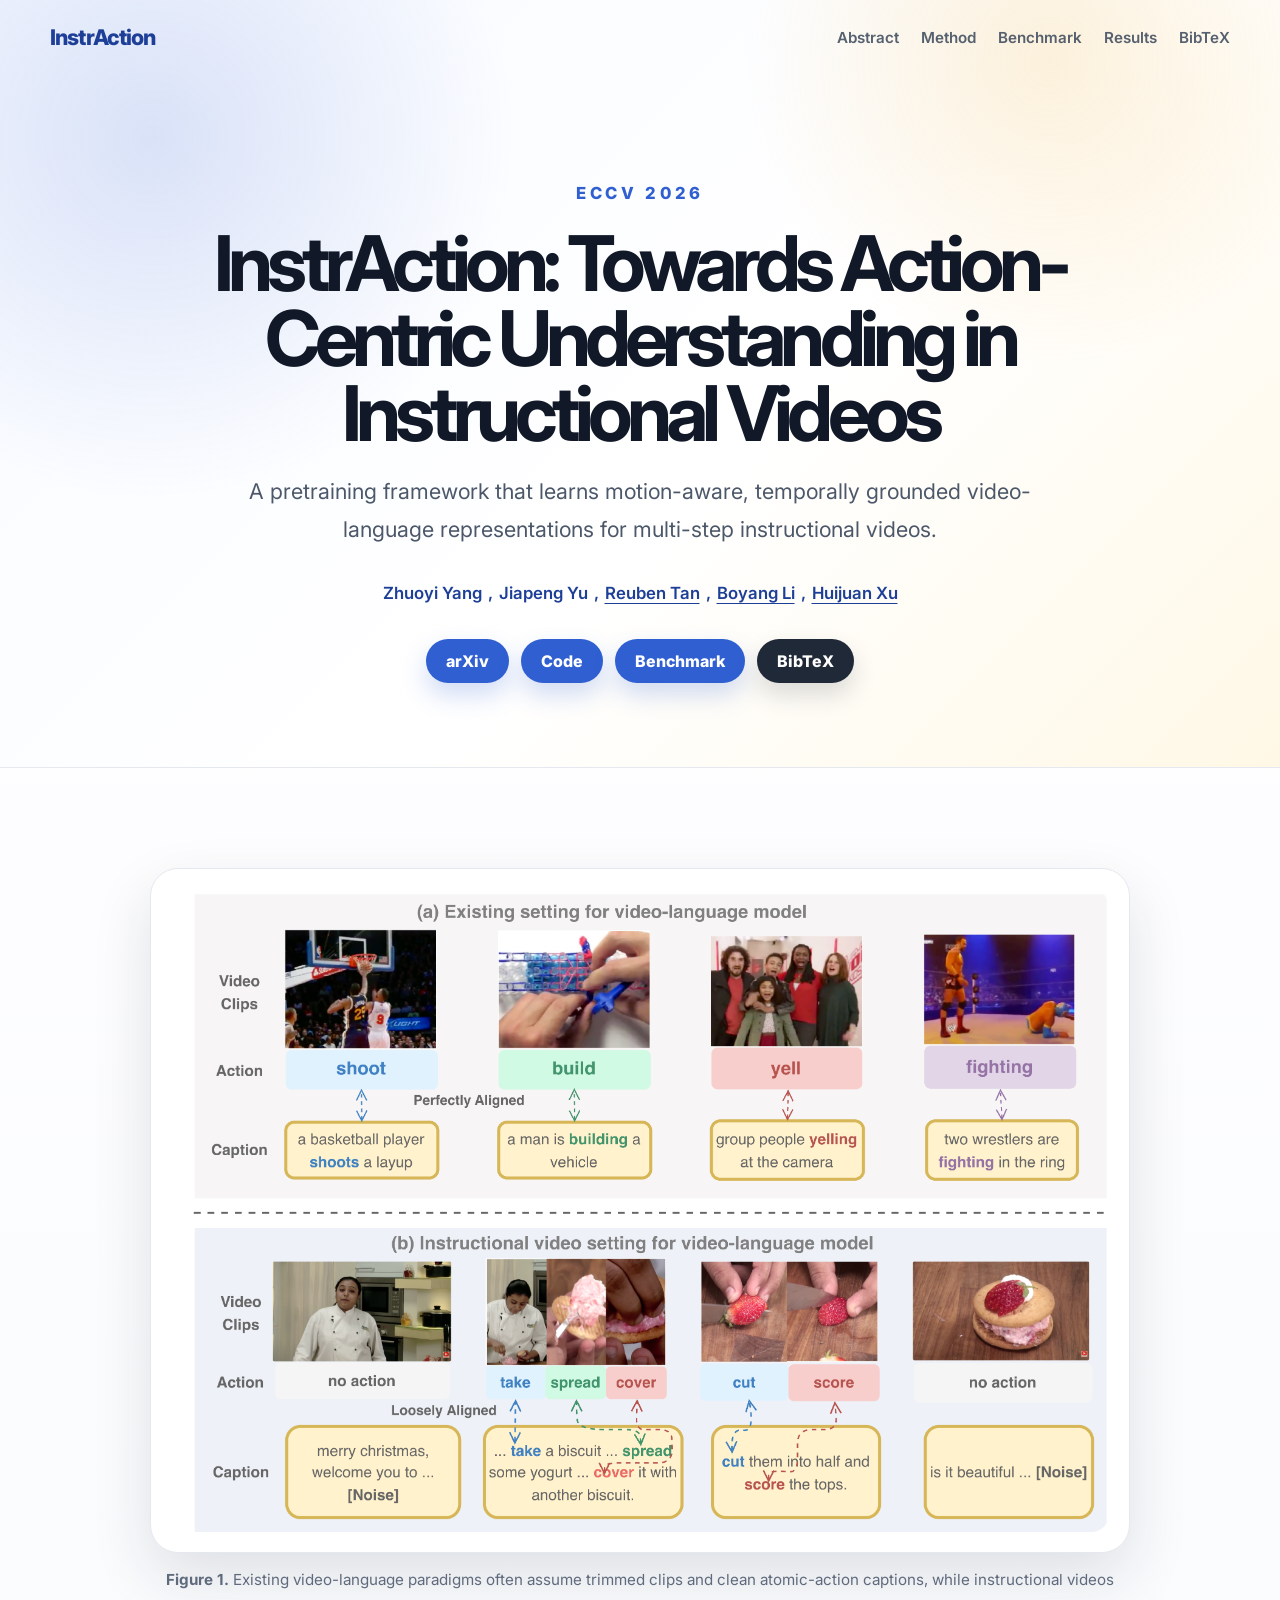
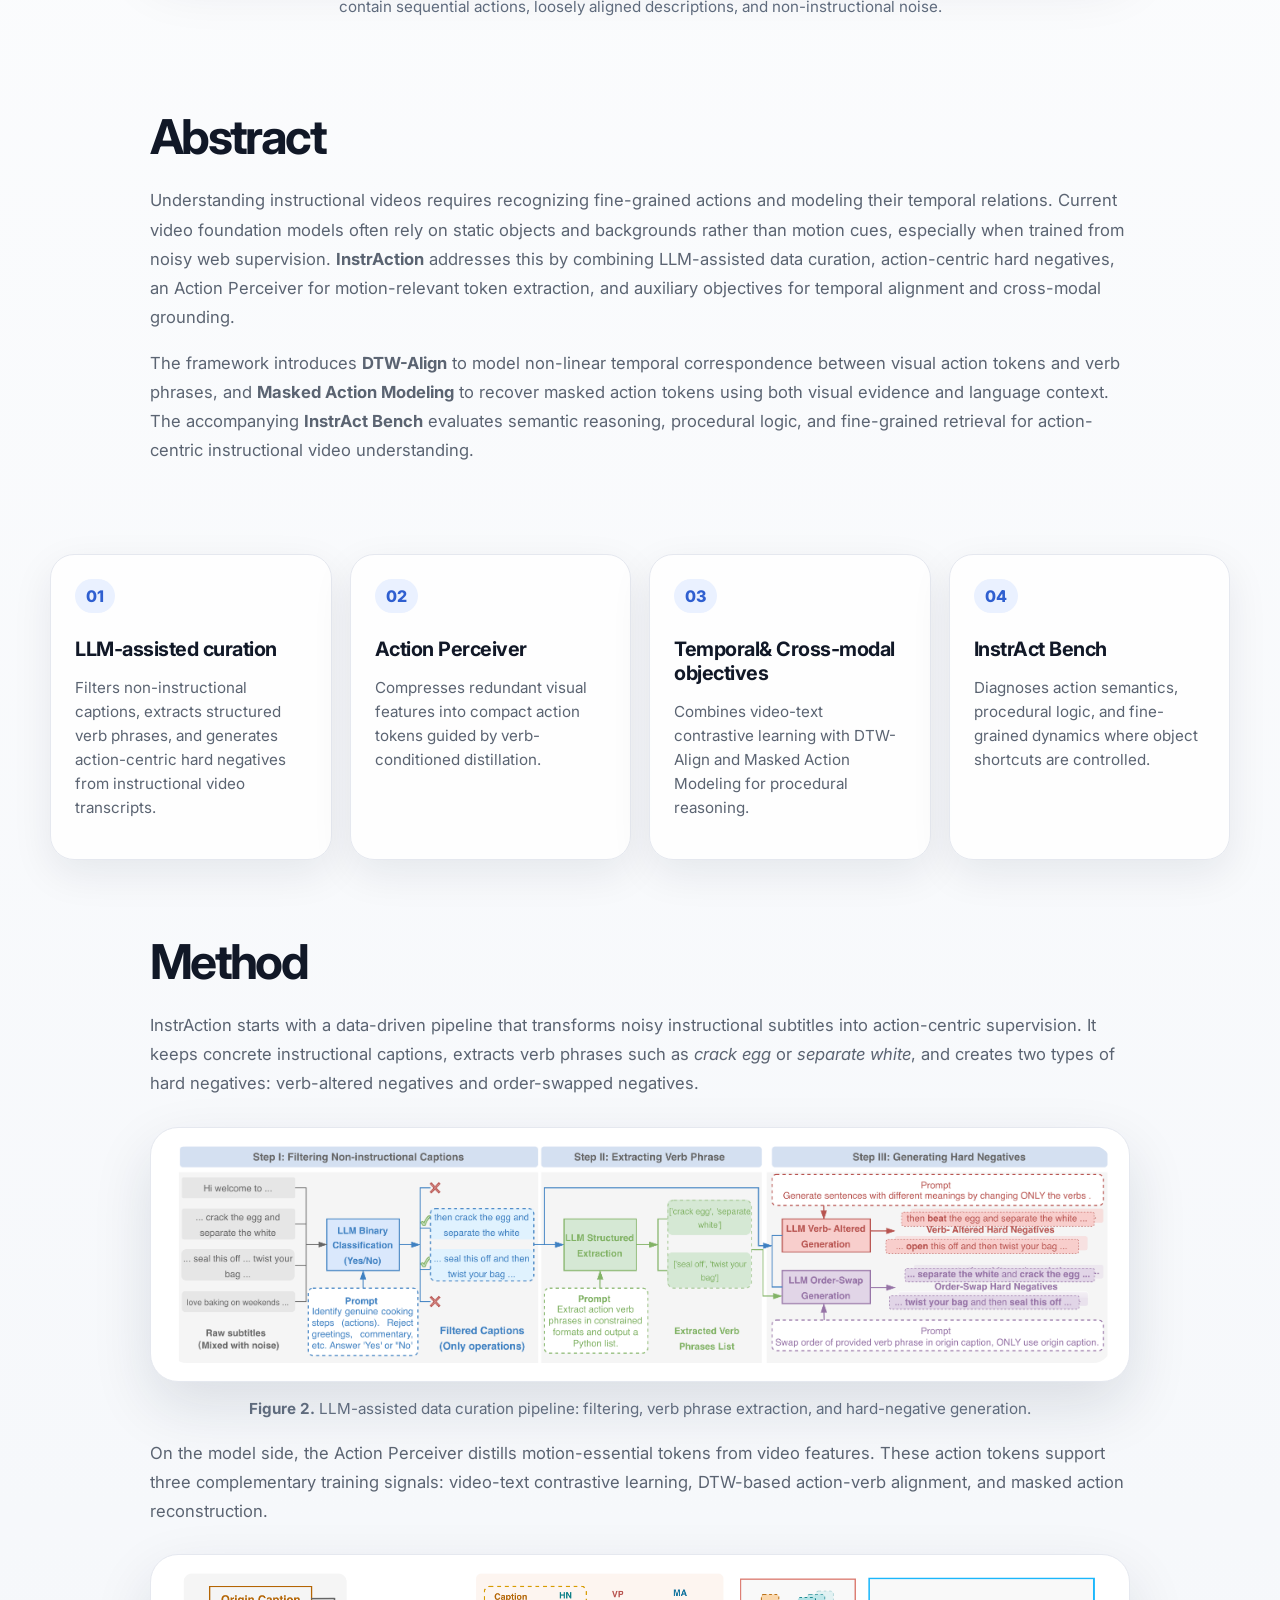
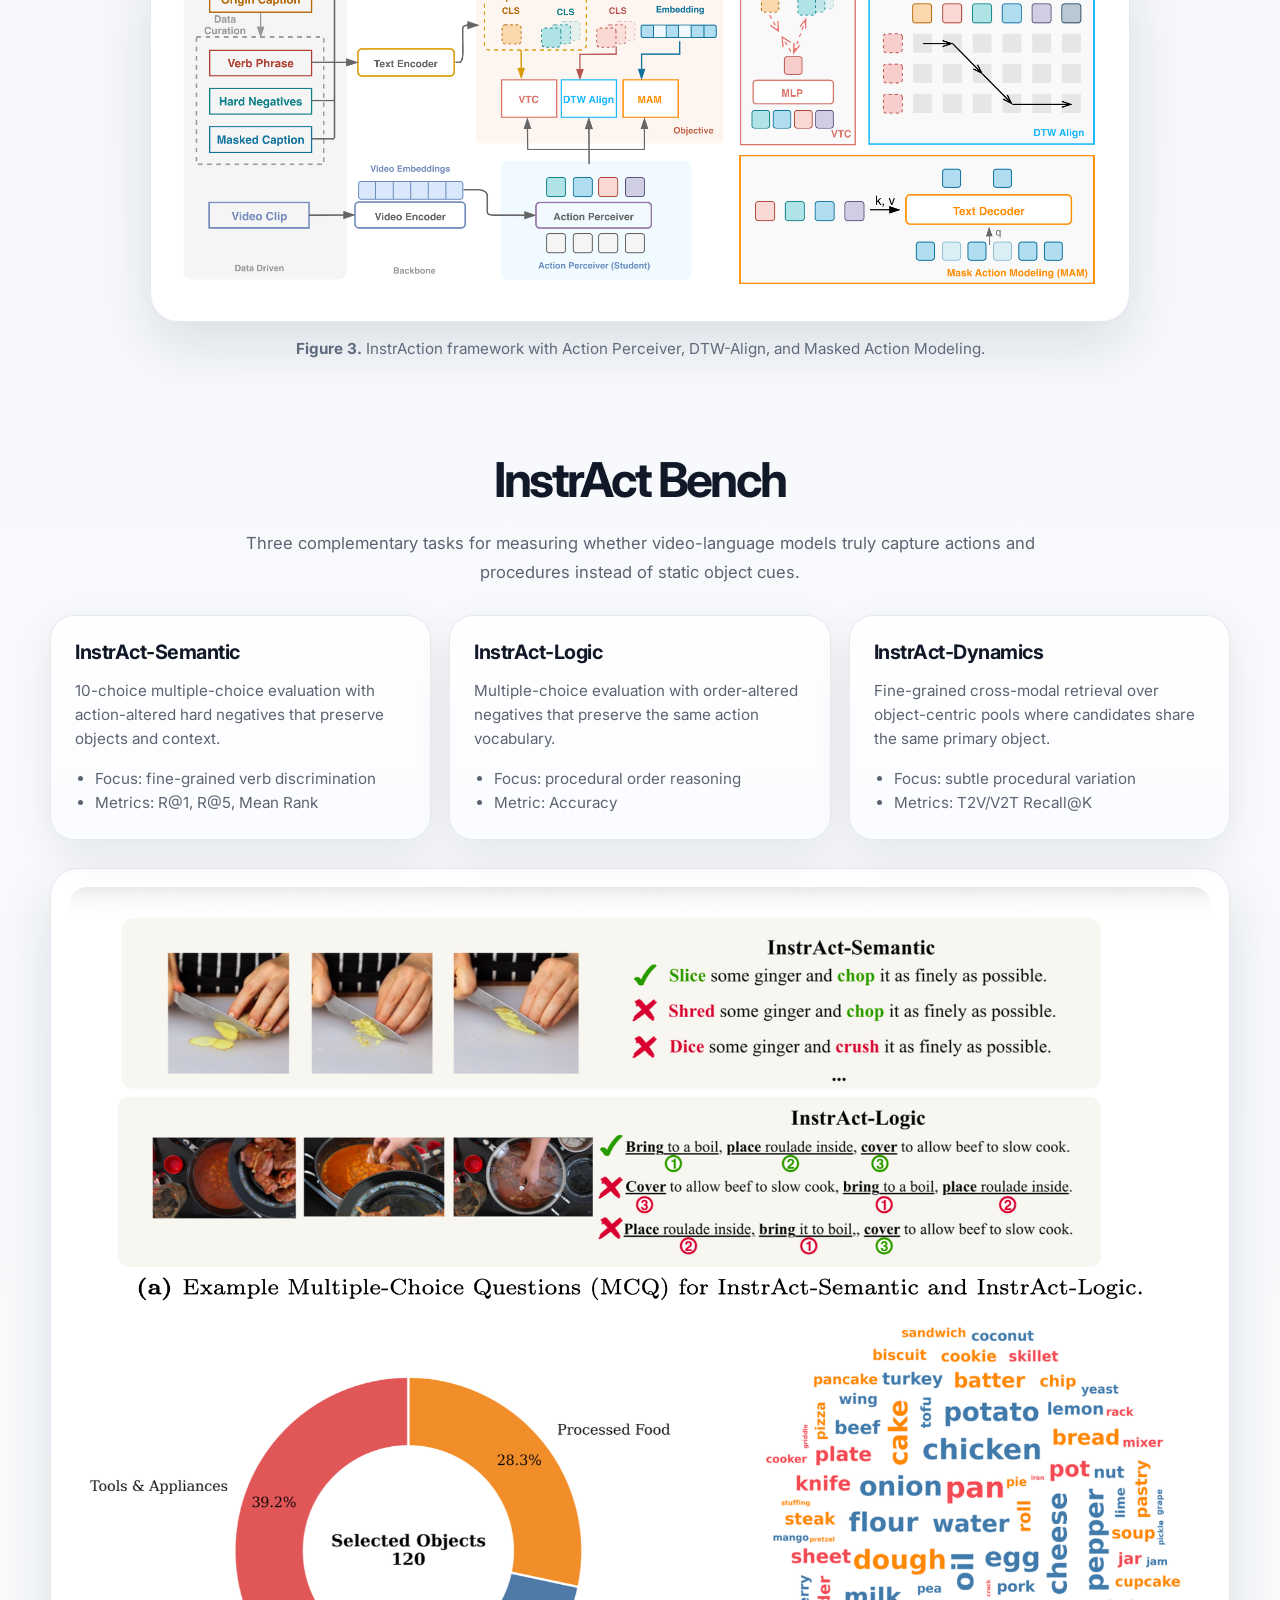
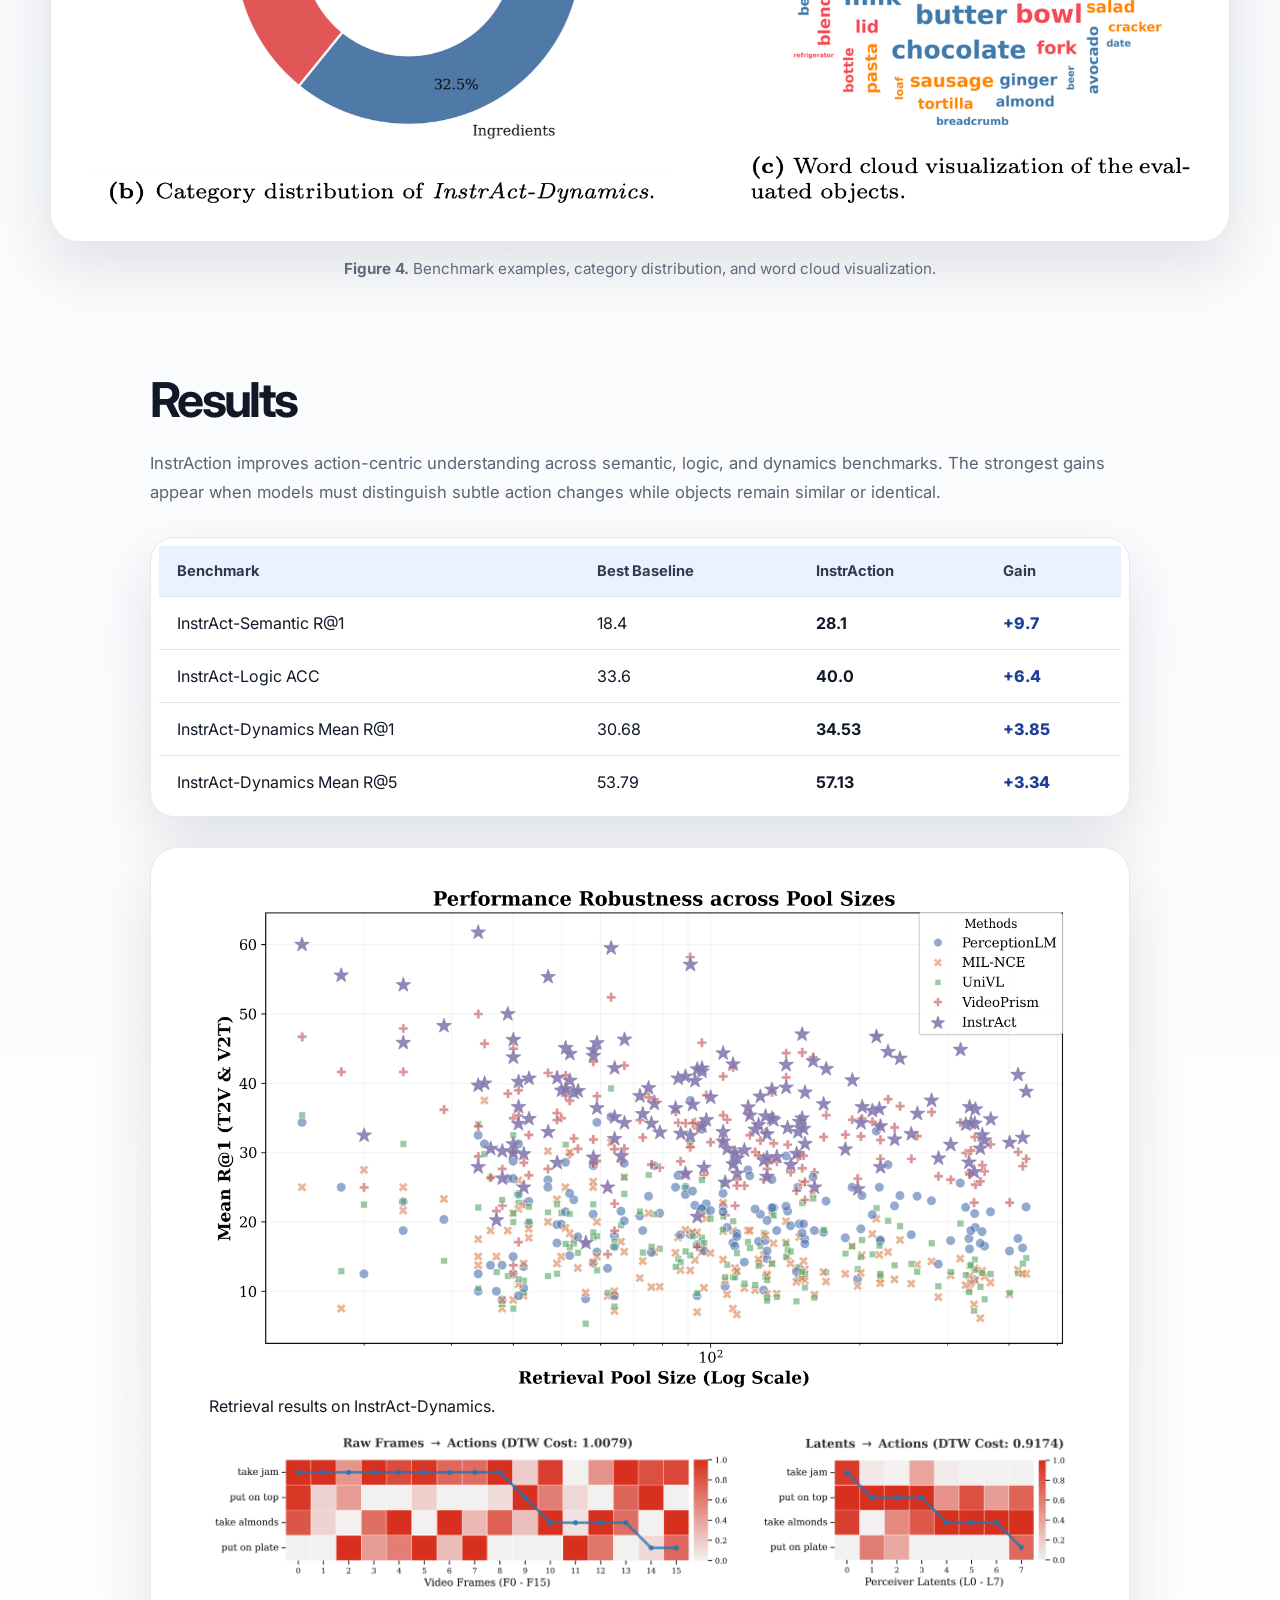
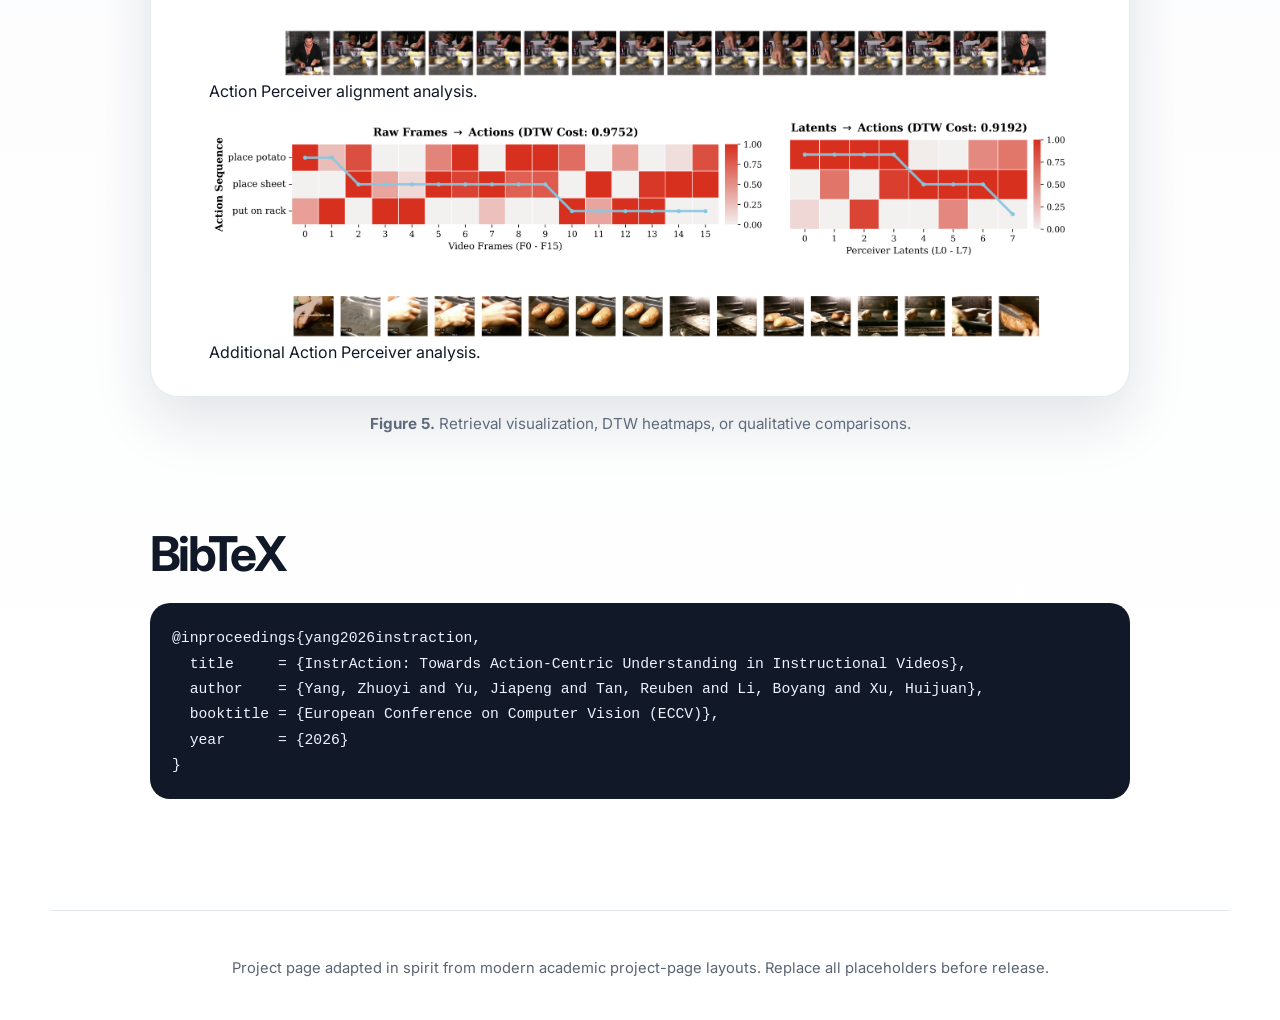
<file: index.html>
<!DOCTYPE html>
<html lang="en">
<head>
  <meta charset="utf-8">
  <meta name="viewport" content="width=device-width, initial-scale=1">
  <meta name="description" content="InstrAction: Towards Action-Centric Understanding in Instructional Videos">
  <meta name="keywords" content="InstrAction, instructional videos, video-language model, action-centric pretraining, ECCV 2026">
  <title>InstrAction | Project Page</title>
  <link rel="preconnect" href="https://fonts.googleapis.com">
  <link rel="preconnect" href="https://fonts.gstatic.com" crossorigin>
  <link href="https://fonts.googleapis.com/css2?family=Inter:wght@400;500;600;700;800&family=JetBrains+Mono:wght@400;600&display=swap" rel="stylesheet">
  <link rel="stylesheet" href="assets/css/style.css">
</head>
<body>
  <header class="hero" id="top">
    <nav class="nav">
      <a class="brand" href="#top">InstrAction</a>
      <div class="nav-links">
        <a href="#abstract">Abstract</a>
        <a href="#method">Method</a>
        <a href="#benchmark">Benchmark</a>
        <a href="#results">Results</a>
        <a href="#bibtex">BibTeX</a>
      </div>
    </nav>

    <div class="hero-inner">
      <p class="venue">ECCV 2026</p>
      <h1>InstrAction: Towards Action-Centric Understanding in Instructional Videos</h1>
      <p class="subtitle">A pretraining framework that learns motion-aware, temporally grounded video-language representations for multi-step instructional videos.</p>

      <div class="authors">
        <span>Zhuoyi Yang</span>,
        <span>Jiapeng Yu</span>,
        <a href="https://rxtan2.github.io/" target="_blank" rel="noopener">Reuben Tan</a>,
        <a href="https://boyangli.org/" target="_blank" rel="noopener">Boyang Li</a>,
        <a href="https://visionlanguagelab.github.io/" target="_blank" rel="noopener">Huijuan Xu</a>
      </div>

      <div class="button-row">
        <a class="button" href="https://arxiv.org/abs/2604.08762" target="_blank" rel="noopener">arXiv</a>
        <a class="button" href="#">Code</a>
        <a class="button" href="https://drive.google.com/drive/folders/1bQzpNbi7BbhkBJBzFm4OLtwg9BdlqJSF?usp=drive_link">Benchmark</a>
        <a class="button secondary" href="#bibtex">BibTeX</a>
      </div>
    </div>
  </header>

  <main>
    <section class="teaser section-narrow">
      <div class="image-card large">
        <img src="assets/figures/introduction.png" alt="Video-language modeling paradigms.">
      </div>
      <p class="caption"><strong>Figure 1.</strong> Existing video-language paradigms often assume trimmed clips and clean atomic-action captions, while instructional videos contain sequential actions, loosely aligned descriptions, and non-instructional noise.</p>
    </section>

    <section id="abstract" class="section-narrow">
      <h2>Abstract</h2>
      <p>
        Understanding instructional videos requires recognizing fine-grained actions and modeling their temporal relations. Current video foundation models often rely on static objects and backgrounds rather than motion cues, especially when trained from noisy web supervision. <strong>InstrAction</strong> addresses this by combining LLM-assisted data curation, action-centric hard negatives, an Action Perceiver for motion-relevant token extraction, and auxiliary objectives for temporal alignment and cross-modal grounding.
      </p>
      <p>
        The framework introduces <strong>DTW-Align</strong> to model non-linear temporal correspondence between visual action tokens and verb phrases, and <strong>Masked Action Modeling</strong> to recover masked action tokens using both visual evidence and language context. The accompanying <strong>InstrAct Bench</strong> evaluates semantic reasoning, procedural logic, and fine-grained retrieval for action-centric instructional video understanding.
      </p>
    </section>

    <section class="section-wide highlights">
      <div class="highlight-card">
        <span class="number">01</span>
        <h3>LLM-assisted curation</h3>
        <p>Filters non-instructional captions, extracts structured verb phrases, and generates action-centric hard negatives from instructional video transcripts.</p>
      </div>
      <div class="highlight-card">
        <span class="number">02</span>
        <h3>Action Perceiver</h3>
        <p>Compresses redundant visual features into compact action tokens guided by verb-conditioned distillation.</p>
      </div>
      <div class="highlight-card">
        <span class="number">03</span>
        <h3>Temporal& Cross-modal objectives</h3>
        <p>Combines video-text contrastive learning with DTW-Align and Masked Action Modeling for procedural reasoning.</p>
      </div>
      <div class="highlight-card">
        <span class="number">04</span>
        <h3>InstrAct Bench</h3>
        <p>Diagnoses action semantics, procedural logic, and fine-grained dynamics where object shortcuts are controlled.</p>
      </div>
    </section>

    <section id="method" class="section-narrow">
      <h2>Method</h2>
      <p>
        InstrAction starts with a data-driven pipeline that transforms noisy instructional subtitles into action-centric supervision. It keeps concrete instructional captions, extracts verb phrases such as <em>crack egg</em> or <em>separate white</em>, and creates two types of hard negatives: verb-altered negatives and order-swapped negatives.
      </p>
      <div class="image-card">
        <img src="assets/figures/data_curation.png" alt="LLM-assisted data curation pipeline">
      </div>
      <p class="caption"><strong>Figure 2.</strong> LLM-assisted data curation pipeline: filtering, verb phrase extraction, and hard-negative generation.</p>

      <p>
        On the model side, the Action Perceiver distills motion-essential tokens from video features. These action tokens support three complementary training signals: video-text contrastive learning, DTW-based action-verb alignment, and masked action reconstruction.
      </p>
      <div class="image-card">
        <img src="assets/figures/Acm_framework.png" alt="InstrAction framework">
      </div>
      <p class="caption"><strong>Figure 3.</strong> InstrAction framework with Action Perceiver, DTW-Align, and Masked Action Modeling.</p>
    </section>

    <section id="benchmark" class="section-wide benchmark">
      <div class="section-heading">
        <h2>InstrAct Bench</h2>
        <p>Three complementary tasks for measuring whether video-language models truly capture actions and procedures instead of static object cues.</p>
      </div>
      <div class="task-grid">
        <article class="task-card">
          <h3>InstrAct-Semantic</h3>
          <p>10-choice multiple-choice evaluation with action-altered hard negatives that preserve objects and context.</p>
          <ul>
            <li>Focus: fine-grained verb discrimination</li>
            <li>Metrics: R@1, R@5, Mean Rank</li>
          </ul>
        </article>
        <article class="task-card">
          <h3>InstrAct-Logic</h3>
          <p>Multiple-choice evaluation with order-altered negatives that preserve the same action vocabulary.</p>
          <ul>
            <li>Focus: procedural order reasoning</li>
            <li>Metric: Accuracy</li>
          </ul>
        </article>
        <article class="task-card">
          <h3>InstrAct-Dynamics</h3>
          <p>Fine-grained cross-modal retrieval over object-centric pools where candidates share the same primary object.</p>
          <ul>
            <li>Focus: subtle procedural variation</li>
            <li>Metrics: T2V/V2T Recall@K</li>
          </ul>
        </article>
      </div>
      <div class="image-card">
        <img src="assets/figures/bench_visualization.png" alt="InstrAct Bench visualization">
      </div>
      <p class="caption"><strong>Figure 4.</strong> Benchmark examples, category distribution, and word cloud visualization.</p>
    </section>

    <section id="results" class="section-narrow">
      <h2>Results</h2>
      <p>
        InstrAction improves action-centric understanding across semantic, logic, and dynamics benchmarks. The strongest gains appear when models must distinguish subtle action changes while objects remain similar or identical.
      </p>
      <div class="results-table-wrap">
        <table class="results-table">
          <thead>
            <tr>
              <th>Benchmark</th>
              <th>Best Baseline</th>
              <th>InstrAction</th>
              <th>Gain</th>
            </tr>
          </thead>
          <tbody>
            <tr>
              <td>InstrAct-Semantic R@1</td>
              <td>18.4</td>
              <td><strong>28.1</strong></td>
              <td>+9.7</td>
            </tr>
            <tr>
              <td>InstrAct-Logic ACC</td>
              <td>33.6</td>
              <td><strong>40.0</strong></td>
              <td>+6.4</td>
            </tr>
            <tr>
              <td>InstrAct-Dynamics Mean R@1</td>
              <td>30.68</td>
              <td><strong>34.53</strong></td>
              <td>+3.85</td>
            </tr>
            <tr>
              <td>InstrAct-Dynamics Mean R@5</td>
              <td>53.79</td>
              <td><strong>57.13</strong></td>
              <td>+3.34</td>
            </tr>
          </tbody>
        </table>
      </div>
      <div class="image-card">
        <div class="result-gallery">
          <figure>
            <img src="assets/figures/exp_retreival.png" alt="">
            <figcaption>Retrieval results on InstrAct-Dynamics.</figcaption>
          </figure>

          <figure>
            <img src="assets/figures/perceiver_analysis_1.png" alt="">
            <figcaption>Action Perceiver alignment analysis.</figcaption>
          </figure>

          <figure>
            <img src="assets/figures/perceiver_analysis_2.png" alt="">
            <figcaption>Additional Action Perceiver analysis.</figcaption>
          </figure>
        </div>
      </div>
      <p class="caption"><strong>Figure 5.</strong> Retrieval visualization, DTW heatmaps, or qualitative comparisons.</p>
    </section>

    <section id="bibtex" class="section-narrow">
      <h2>BibTeX</h2>
      <pre class="bibtex"><code>@inproceedings{yang2026instraction,
  title     = {InstrAction: Towards Action-Centric Understanding in Instructional Videos},
  author    = {Yang, Zhuoyi and Yu, Jiapeng and Tan, Reuben and Li, Boyang and Xu, Huijuan},
  booktitle = {European Conference on Computer Vision (ECCV)},
  year      = {2026}
}</code></pre>
    </section>
  </main>

  <footer>
    <p>Project page adapted in spirit from modern academic project-page layouts. Replace all placeholders before release.</p>
  </footer>

  <script src="assets/js/main.js"></script>
</body>
</html>
</file>
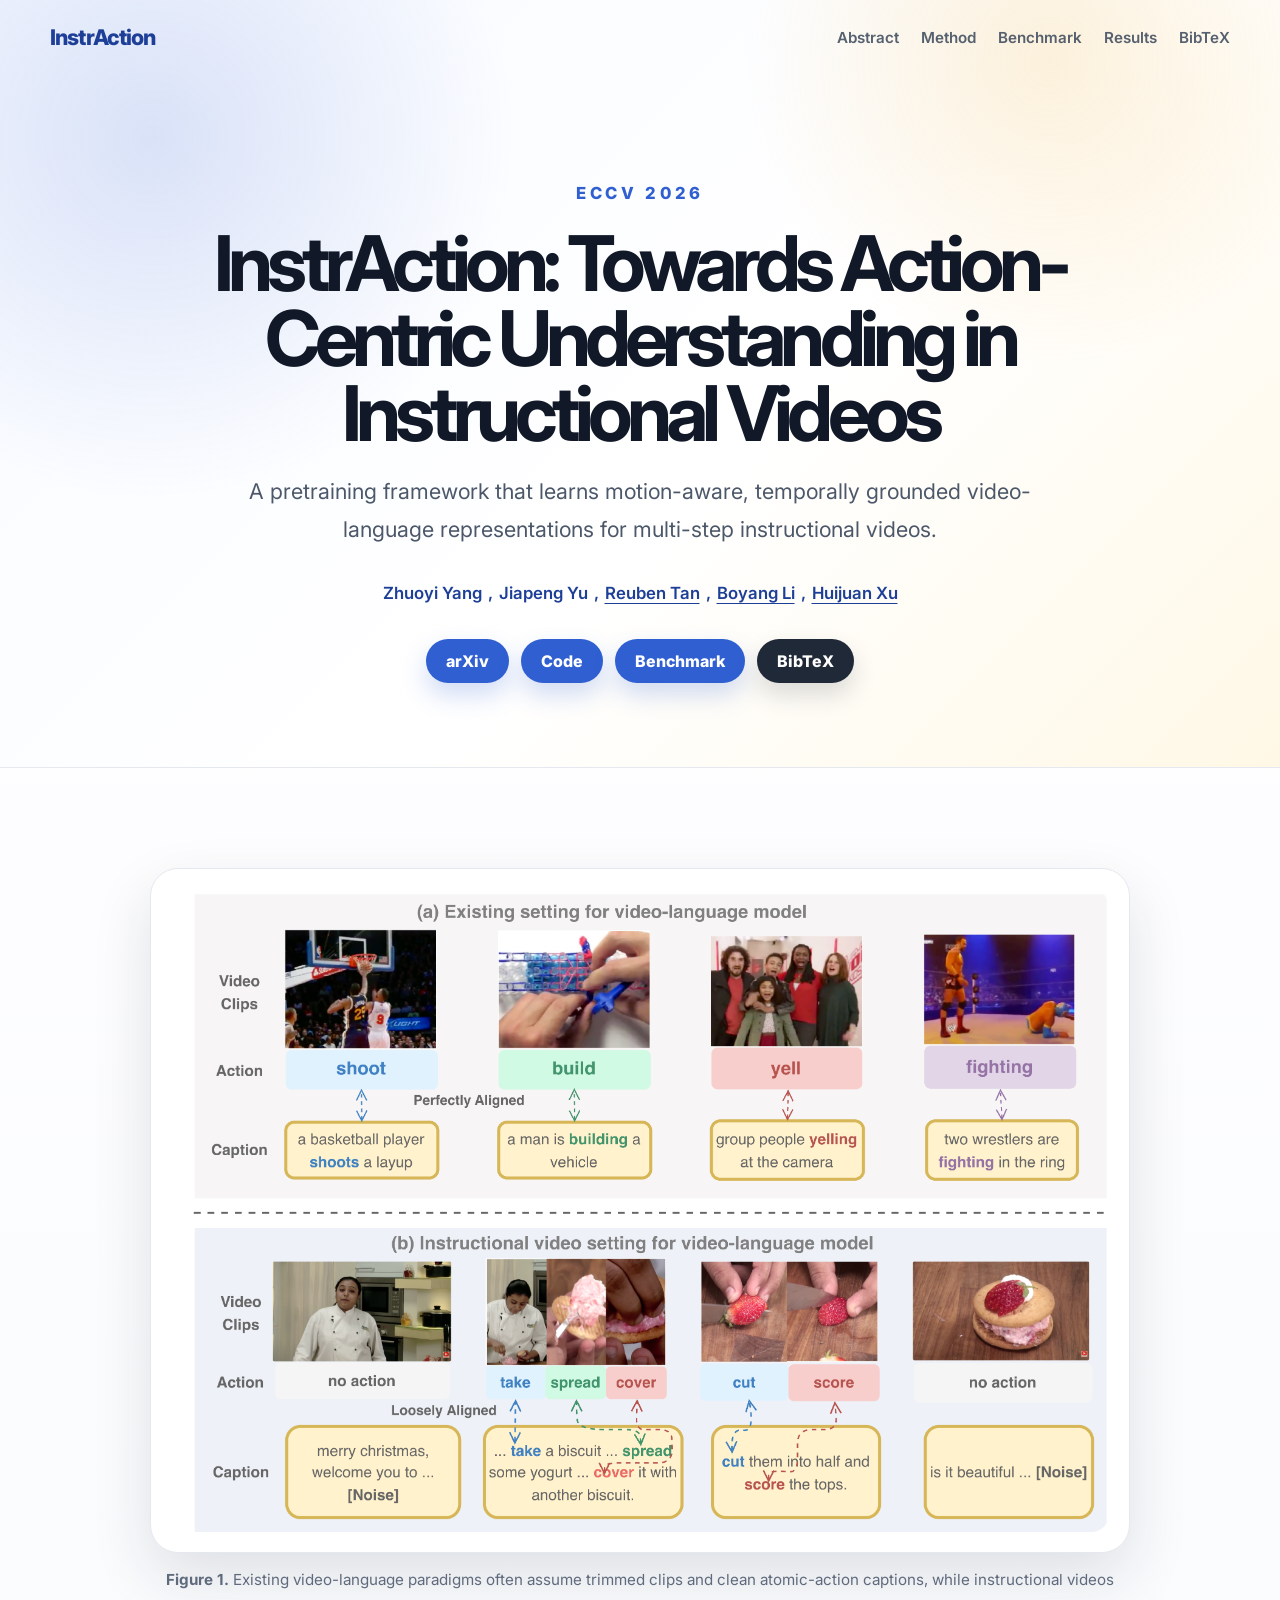
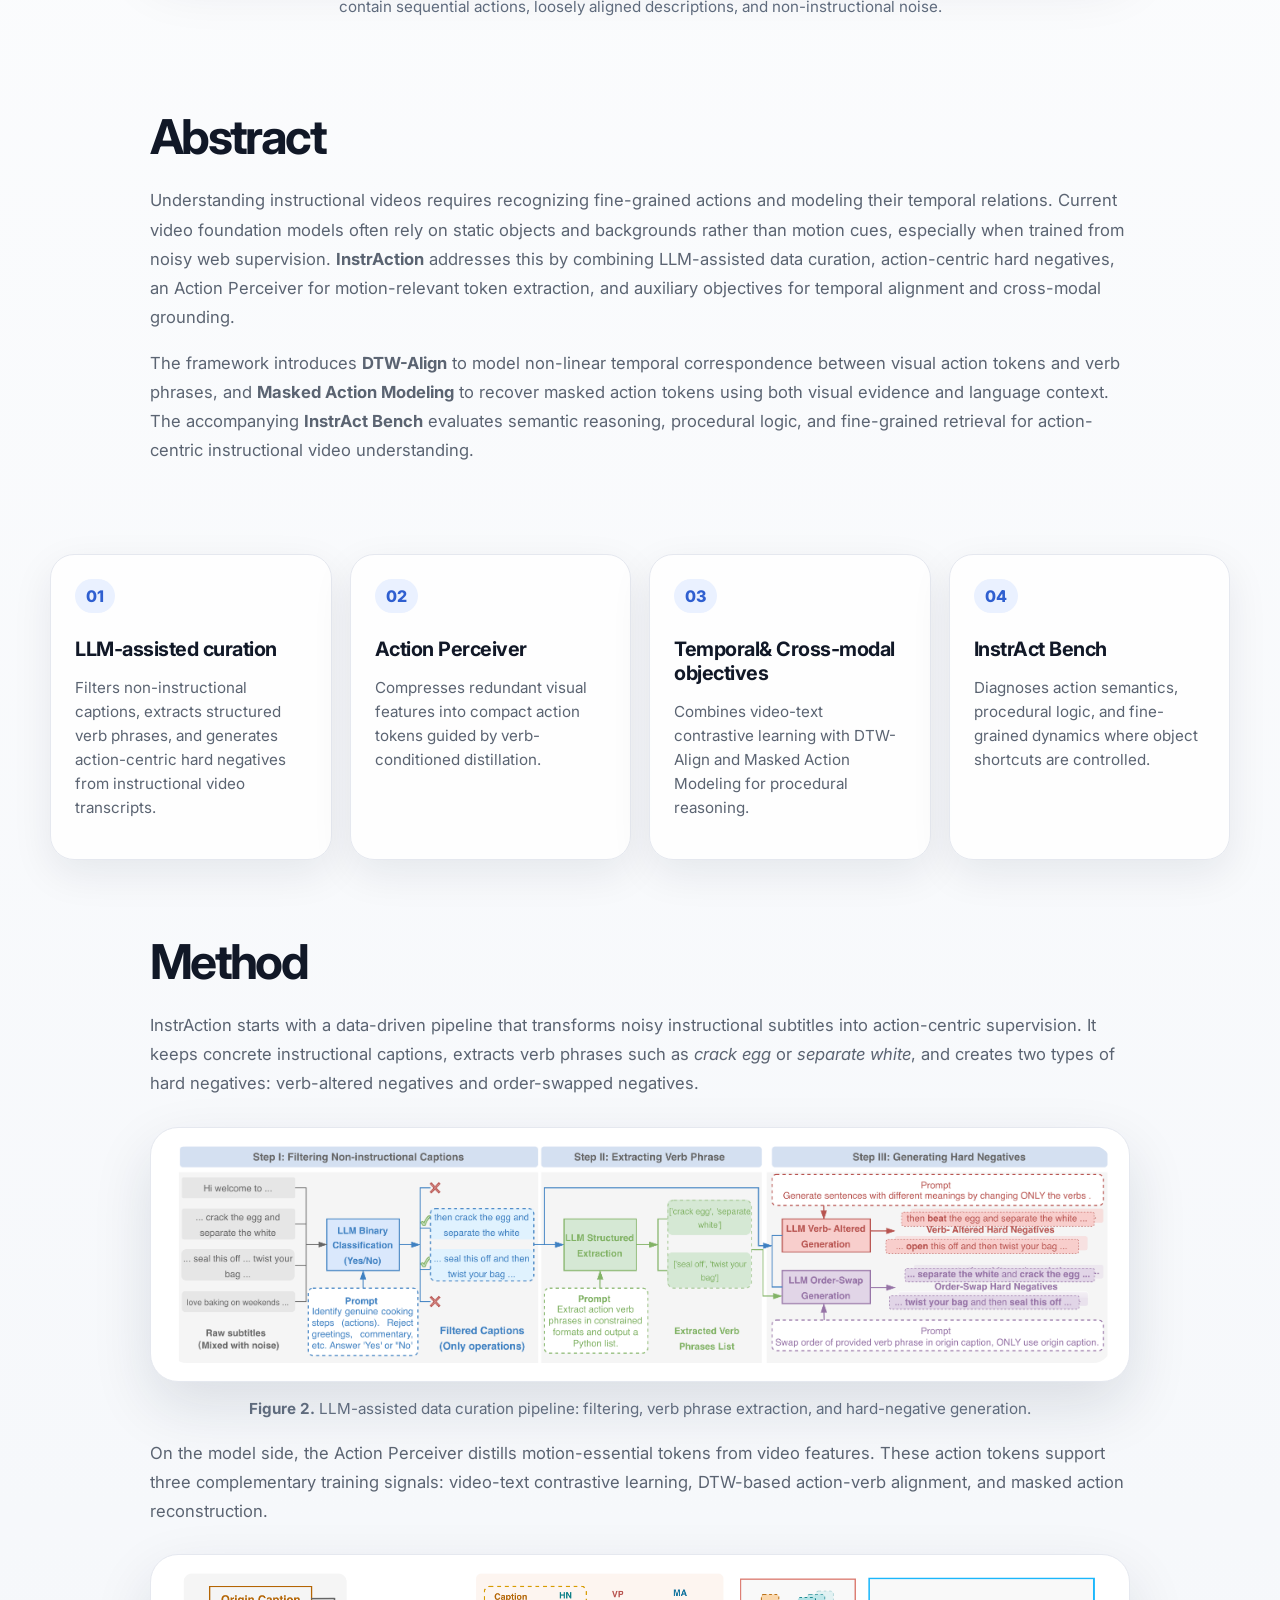
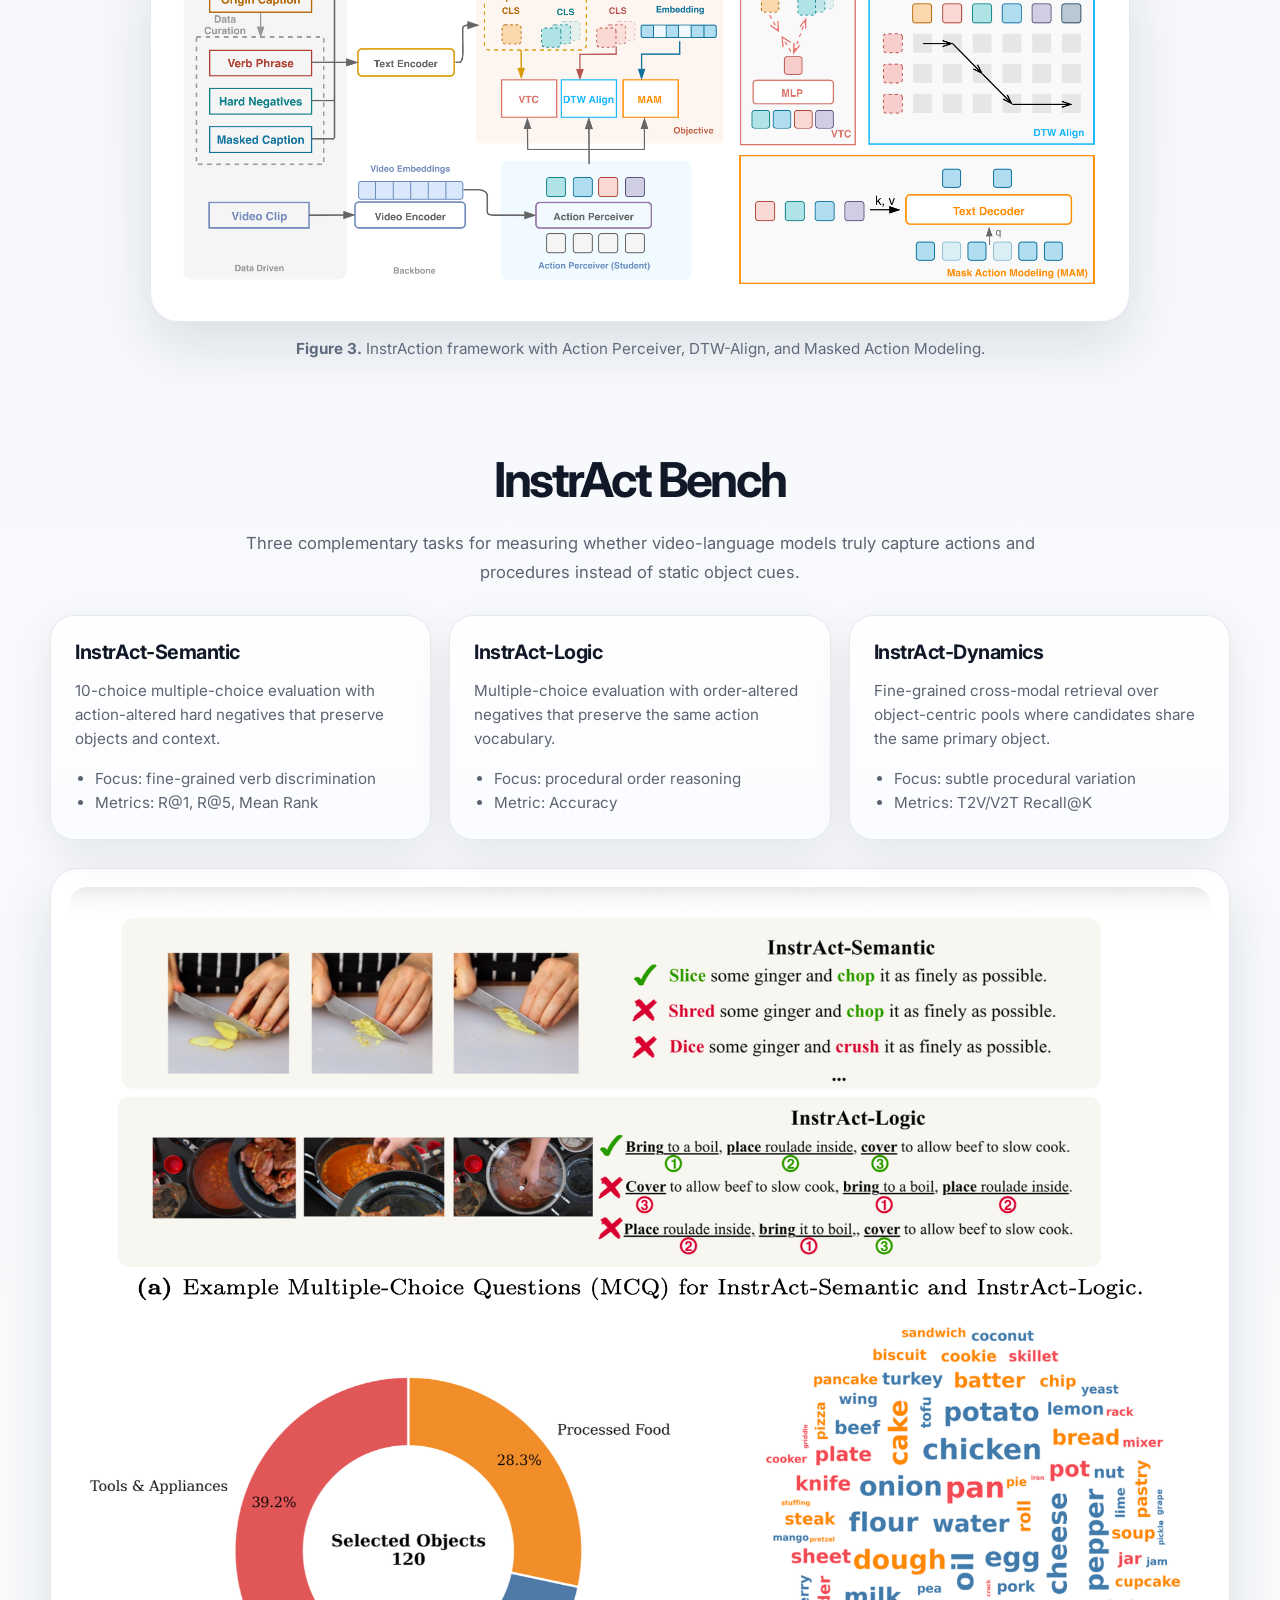
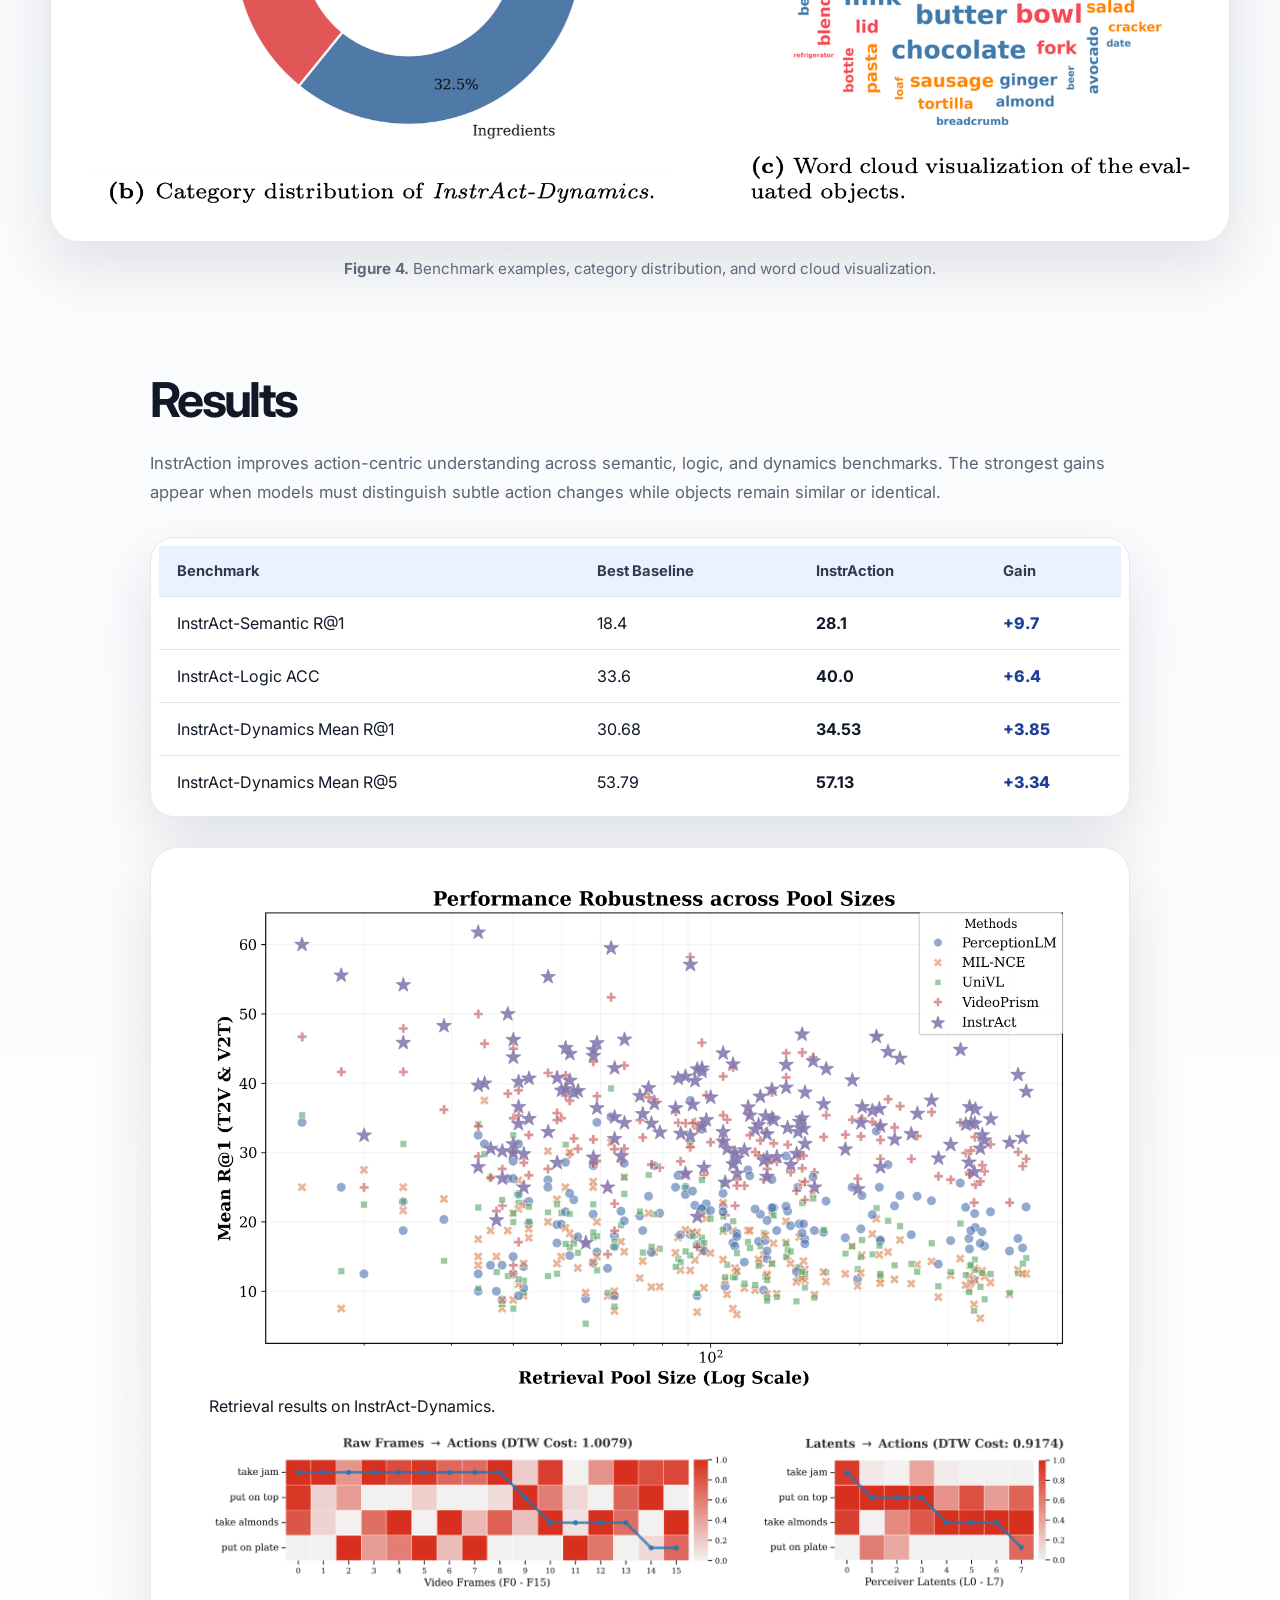
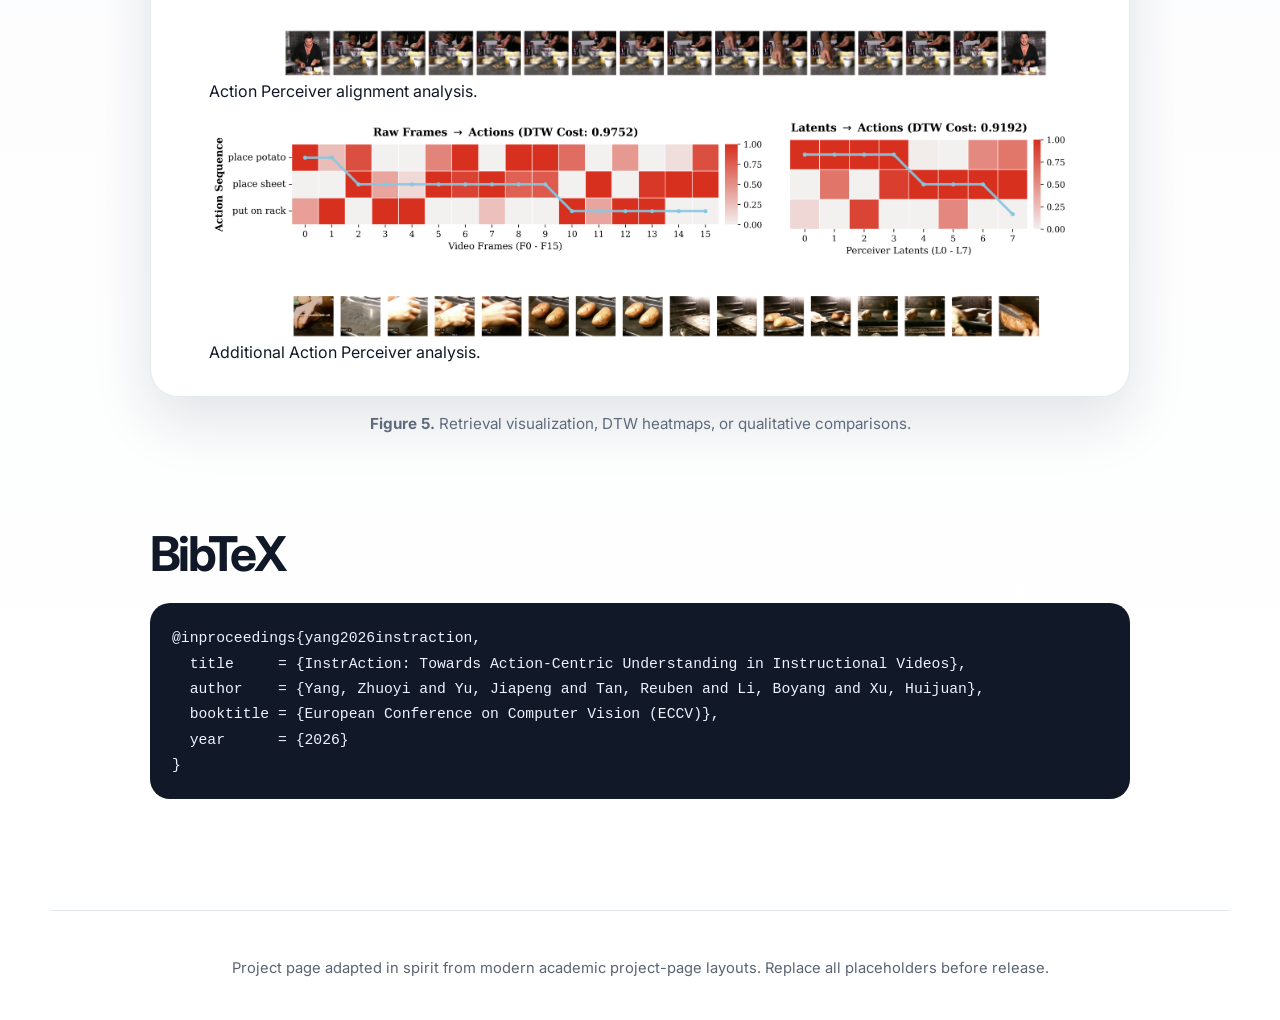
<file: docs/index.html>
<!DOCTYPE html>
<html lang="en">
<head>
  <meta charset="utf-8">
  <meta name="viewport" content="width=device-width, initial-scale=1">
  <meta name="description" content="InstrAction: Towards Action-Centric Understanding in Instructional Videos">
  <meta name="keywords" content="InstrAction, instructional videos, video-language model, action-centric pretraining, ECCV 2026">
  <title>InstrAction | Project Page</title>
  <link rel="preconnect" href="https://fonts.googleapis.com">
  <link rel="preconnect" href="https://fonts.gstatic.com" crossorigin>
  <link href="https://fonts.googleapis.com/css2?family=Inter:wght@400;500;600;700;800&family=JetBrains+Mono:wght@400;600&display=swap" rel="stylesheet">
  <link rel="stylesheet" href="assets/css/style.css">
</head>
<body>
  <header class="hero" id="top">
    <nav class="nav">
      <a class="brand" href="#top">InstrAction</a>
      <div class="nav-links">
        <a href="#abstract">Abstract</a>
        <a href="#method">Method</a>
        <a href="#benchmark">Benchmark</a>
        <a href="#results">Results</a>
        <a href="#bibtex">BibTeX</a>
      </div>
    </nav>

    <div class="hero-inner">
      <p class="venue">ECCV 2026</p>
      <h1>InstrAction: Towards Action-Centric Understanding in Instructional Videos</h1>
      <p class="subtitle">A pretraining framework that learns motion-aware, temporally grounded video-language representations for multi-step instructional videos.</p>

      <div class="authors">
        <span>Zhuoyi Yang</span>,
        <span>Jiapeng Yu</span>,
        <a href="https://rxtan2.github.io/" target="_blank" rel="noopener">Reuben Tan</a>,
        <a href="https://boyangli.org/" target="_blank" rel="noopener">Boyang Li</a>,
        <a href="https://visionlanguagelab.github.io/" target="_blank" rel="noopener">Huijuan Xu</a>
      </div>

      <div class="button-row">
        <a class="button" href="https://arxiv.org/abs/2604.08762" target="_blank" rel="noopener">arXiv</a>
        <a class="button" href="https://github.com/zyyangzy/InstrAct/tree/main/model">Code</a>
        <a class="button" href="https://drive.google.com/drive/folders/1bQzpNbi7BbhkBJBzFm4OLtwg9BdlqJSF?usp=drive_link">Benchmark</a>
        <a class="button secondary" href="#bibtex">BibTeX</a>
      </div>
    </div>
  </header>

  <main>
    <section class="teaser section-narrow">
      <div class="image-card large">
        <img src="assets/figures/introduction.png" alt="Video-language modeling paradigms.">
      </div>
      <p class="caption"><strong>Figure 1.</strong> Existing video-language paradigms often assume trimmed clips and clean atomic-action captions, while instructional videos contain sequential actions, loosely aligned descriptions, and non-instructional noise.</p>
    </section>

    <section id="abstract" class="section-narrow">
      <h2>Abstract</h2>
      <p>
        Understanding instructional videos requires recognizing fine-grained actions and modeling their temporal relations. Current video foundation models often rely on static objects and backgrounds rather than motion cues, especially when trained from noisy web supervision. <strong>InstrAction</strong> addresses this by combining LLM-assisted data curation, action-centric hard negatives, an Action Perceiver for motion-relevant token extraction, and auxiliary objectives for temporal alignment and cross-modal grounding.
      </p>
      <p>
        The framework introduces <strong>DTW-Align</strong> to model non-linear temporal correspondence between visual action tokens and verb phrases, and <strong>Masked Action Modeling</strong> to recover masked action tokens using both visual evidence and language context. The accompanying <strong>InstrAct Bench</strong> evaluates semantic reasoning, procedural logic, and fine-grained retrieval for action-centric instructional video understanding.
      </p>
    </section>

    <section class="section-wide highlights">
      <div class="highlight-card">
        <span class="number">01</span>
        <h3>LLM-assisted curation</h3>
        <p>Filters non-instructional captions, extracts structured verb phrases, and generates action-centric hard negatives from instructional video transcripts.</p>
      </div>
      <div class="highlight-card">
        <span class="number">02</span>
        <h3>Action Perceiver</h3>
        <p>Compresses redundant visual features into compact action tokens guided by verb-conditioned distillation.</p>
      </div>
      <div class="highlight-card">
        <span class="number">03</span>
        <h3>Temporal& Cross-modal objectives</h3>
        <p>Combines video-text contrastive learning with DTW-Align and Masked Action Modeling for procedural reasoning.</p>
      </div>
      <div class="highlight-card">
        <span class="number">04</span>
        <h3>InstrAct Bench</h3>
        <p>Diagnoses action semantics, procedural logic, and fine-grained dynamics where object shortcuts are controlled.</p>
      </div>
    </section>

    <section id="method" class="section-narrow">
      <h2>Method</h2>
      <p>
        InstrAction starts with a data-driven pipeline that transforms noisy instructional subtitles into action-centric supervision. It keeps concrete instructional captions, extracts verb phrases such as <em>crack egg</em> or <em>separate white</em>, and creates two types of hard negatives: verb-altered negatives and order-swapped negatives.
      </p>
      <div class="image-card">
        <img src="assets/figures/data_curation.png" alt="LLM-assisted data curation pipeline">
      </div>
      <p class="caption"><strong>Figure 2.</strong> LLM-assisted data curation pipeline: filtering, verb phrase extraction, and hard-negative generation.</p>

      <p>
        On the model side, the Action Perceiver distills motion-essential tokens from video features. These action tokens support three complementary training signals: video-text contrastive learning, DTW-based action-verb alignment, and masked action reconstruction.
      </p>
      <div class="image-card">
        <img src="assets/figures/Acm_framework.png" alt="InstrAction framework">
      </div>
      <p class="caption"><strong>Figure 3.</strong> InstrAction framework with Action Perceiver, DTW-Align, and Masked Action Modeling.</p>
    </section>

    <section id="benchmark" class="section-wide benchmark">
      <div class="section-heading">
        <h2>InstrAct Bench</h2>
        <p>Three complementary tasks for measuring whether video-language models truly capture actions and procedures instead of static object cues.</p>
      </div>
      <div class="task-grid">
        <article class="task-card">
          <h3>InstrAct-Semantic</h3>
          <p>10-choice multiple-choice evaluation with action-altered hard negatives that preserve objects and context.</p>
          <ul>
            <li>Focus: fine-grained verb discrimination</li>
            <li>Metrics: R@1, R@5, Mean Rank</li>
          </ul>
        </article>
        <article class="task-card">
          <h3>InstrAct-Logic</h3>
          <p>Multiple-choice evaluation with order-altered negatives that preserve the same action vocabulary.</p>
          <ul>
            <li>Focus: procedural order reasoning</li>
            <li>Metric: Accuracy</li>
          </ul>
        </article>
        <article class="task-card">
          <h3>InstrAct-Dynamics</h3>
          <p>Fine-grained cross-modal retrieval over object-centric pools where candidates share the same primary object.</p>
          <ul>
            <li>Focus: subtle procedural variation</li>
            <li>Metrics: T2V/V2T Recall@K</li>
          </ul>
        </article>
      </div>
      <div class="image-card">
        <img src="assets/figures/bench_visualization.png" alt="InstrAct Bench visualization">
      </div>
      <p class="caption"><strong>Figure 4.</strong> Benchmark examples, category distribution, and word cloud visualization.</p>
    </section>

    <section id="results" class="section-narrow">
      <h2>Results</h2>
      <p>
        InstrAction improves action-centric understanding across semantic, logic, and dynamics benchmarks. The strongest gains appear when models must distinguish subtle action changes while objects remain similar or identical.
      </p>
      <div class="results-table-wrap">
        <table class="results-table">
          <thead>
            <tr>
              <th>Benchmark</th>
              <th>Best Baseline</th>
              <th>InstrAction</th>
              <th>Gain</th>
            </tr>
          </thead>
          <tbody>
            <tr>
              <td>InstrAct-Semantic R@1</td>
              <td>18.4</td>
              <td><strong>28.1</strong></td>
              <td>+9.7</td>
            </tr>
            <tr>
              <td>InstrAct-Logic ACC</td>
              <td>33.6</td>
              <td><strong>40.0</strong></td>
              <td>+6.4</td>
            </tr>
            <tr>
              <td>InstrAct-Dynamics Mean R@1</td>
              <td>30.68</td>
              <td><strong>34.53</strong></td>
              <td>+3.85</td>
            </tr>
            <tr>
              <td>InstrAct-Dynamics Mean R@5</td>
              <td>53.79</td>
              <td><strong>57.13</strong></td>
              <td>+3.34</td>
            </tr>
          </tbody>
        </table>
      </div>
      <div class="image-card">
        <div class="result-gallery">
          <figure>
            <img src="assets/figures/exp_retreival.png" alt="">
            <figcaption>Retrieval results on InstrAct-Dynamics.</figcaption>
          </figure>

          <figure>
            <img src="assets/figures/perceiver_analysis_1.png" alt="">
            <figcaption>Action Perceiver alignment analysis.</figcaption>
          </figure>

          <figure>
            <img src="assets/figures/perceiver_analysis_2.png" alt="">
            <figcaption>Additional Action Perceiver analysis.</figcaption>
          </figure>
        </div>
      </div>
      <p class="caption"><strong>Figure 5.</strong> Retrieval visualization, DTW heatmaps, or qualitative comparisons.</p>
    </section>

    <section id="bibtex" class="section-narrow">
      <h2>BibTeX</h2>
      <pre class="bibtex"><code>@inproceedings{yang2026instraction,
  title     = {InstrAction: Towards Action-Centric Understanding in Instructional Videos},
  author    = {Yang, Zhuoyi and Yu, Jiapeng and Tan, Reuben and Li, Boyang and Xu, Huijuan},
  booktitle = {European Conference on Computer Vision (ECCV)},
  year      = {2026}
}</code></pre>
    </section>
  </main>

  <footer>
    <p>Project page adapted in spirit from modern academic project-page layouts. Replace all placeholders before release.</p>
  </footer>

  <script src="assets/js/main.js"></script>
</body>
</html>
</file>
<file: assets/css/style.css>
:root {
  --bg: #f6f8fb;
  --panel: #ffffff;
  --text: #111827;
  --muted: #5b6472;
  --line: #e5e8ef;
  --primary: #2f5fd0;
  --primary-dark: #1d3f97;
  --accent: #f1b84b;
  --soft-blue: #eaf1ff;
  --soft-yellow: #fff7e3;
  --shadow: 0 24px 60px rgba(18, 31, 56, 0.12);
}

* { box-sizing: border-box; }
html { scroll-behavior: smooth; }
body {
  margin: 0;
  font-family: Inter, system-ui, -apple-system, BlinkMacSystemFont, "Segoe UI", sans-serif;
  color: var(--text);
  background: linear-gradient(180deg, #ffffff 0%, var(--bg) 42%, #ffffff 100%);
}

a { color: inherit; text-decoration: none; }
p { line-height: 1.75; color: var(--muted); font-size: 1.04rem; }

.hero {
  min-height: 720px;
  background:
    radial-gradient(circle at 12% 18%, rgba(47, 95, 208, 0.16), transparent 28%),
    radial-gradient(circle at 82% 8%, rgba(241, 184, 75, 0.20), transparent 24%),
    linear-gradient(135deg, #f7faff 0%, #ffffff 58%, #fff8e6 100%);
  border-bottom: 1px solid var(--line);
}

.nav {
  width: min(1180px, calc(100% - 40px));
  margin: 0 auto;
  padding: 24px 0;
  display: flex;
  align-items: center;
  justify-content: space-between;
}
.brand {
  font-weight: 800;
  letter-spacing: -0.04em;
  font-size: 1.35rem;
  color: var(--primary-dark);
}
.nav-links { display: flex; gap: 22px; font-weight: 600; color: #324055; font-size: 0.95rem; }
.nav-links a { opacity: 0.82; }
.nav-links a:hover { opacity: 1; color: var(--primary); }

.hero-inner {
  width: min(1060px, calc(100% - 40px));
  margin: 0 auto;
  padding: 88px 0 84px;
  text-align: center;
}
.venue {
  color: var(--primary);
  font-weight: 800;
  letter-spacing: 0.22em;
  text-transform: uppercase;
  margin-bottom: 18px;
}
h1 {
  font-size: clamp(2.6rem, 6vw, 5.7rem);
  line-height: 0.98;
  letter-spacing: -0.075em;
  margin: 0 auto 22px;
  max-width: 1050px;
}
.subtitle {
  max-width: 860px;
  margin: 0 auto 34px;
  font-size: clamp(1.1rem, 2vw, 1.35rem);
  color: #4c586a;
}
.authors {
  display: flex;
  justify-content: center;
  flex-wrap: wrap;
  gap: 6px;
  color: var(--primary-dark);
  font-size: 1.05rem;
  font-weight: 600;
}
.authors a { text-decoration: underline; text-decoration-thickness: 1px; text-underline-offset: 4px; }
.affiliations {
  display: flex;
  justify-content: center;
  flex-wrap: wrap;
  gap: 20px;
  margin-top: 12px;
  color: var(--muted);
}
.button-row {
  margin-top: 36px;
  display: flex;
  justify-content: center;
  flex-wrap: wrap;
  gap: 12px;
}
.button {
  display: inline-flex;
  align-items: center;
  justify-content: center;
  padding: 12px 20px;
  border-radius: 999px;
  background: var(--primary);
  color: white;
  font-weight: 800;
  box-shadow: 0 12px 24px rgba(47, 95, 208, 0.22);
  transition: transform 0.18s ease, box-shadow 0.18s ease;
}
.button:hover { transform: translateY(-2px); box-shadow: 0 16px 32px rgba(47, 95, 208, 0.28); }
.button.secondary { background: #1f2937; box-shadow: 0 12px 24px rgba(31, 41, 55, 0.16); }

main { padding-bottom: 36px; }
.section-narrow, .section-wide {
  width: min(980px, calc(100% - 40px));
  margin: 0 auto;
  padding: 72px 0 0;
}
.section-wide { width: min(1180px, calc(100% - 40px)); }
h2 {
  font-size: clamp(2rem, 4vw, 3rem);
  letter-spacing: -0.055em;
  margin: 0 0 20px;
}
h3 { margin: 0 0 10px; font-size: 1.24rem; letter-spacing: -0.025em; }

.image-card {
  background: var(--panel);
  border: 1px solid var(--line);
  border-radius: 28px;
  padding: 18px;
  box-shadow: var(--shadow);
  margin: 28px 0 14px;
}
.image-card.large { padding: 20px; }
.image-card img { width: 100%; display: block; border-radius: 18px; }
.caption {
  font-size: 0.95rem;
  color: #5f6b7d;
  text-align: center;
  margin-top: 14px;
}

.highlights {
  display: grid;
  grid-template-columns: repeat(4, 1fr);
  gap: 18px;
}
.highlight-card, .task-card {
  background: rgba(255,255,255,0.86);
  border: 1px solid var(--line);
  border-radius: 24px;
  padding: 24px;
  box-shadow: 0 14px 40px rgba(18, 31, 56, 0.08);
}
.highlight-card .number {
  display: inline-flex;
  margin-bottom: 24px;
  font-weight: 800;
  color: var(--primary);
  background: var(--soft-blue);
  padding: 7px 11px;
  border-radius: 999px;
}
.highlight-card p, .task-card p, .task-card li { font-size: 0.95rem; line-height: 1.58; }

.section-heading { text-align: center; max-width: 820px; margin: 0 auto 28px; }
.task-grid { display: grid; grid-template-columns: repeat(3, 1fr); gap: 18px; }
.task-card { background: linear-gradient(180deg, #ffffff, #fbfcff); }
.task-card ul { padding-left: 20px; margin-bottom: 0; color: var(--muted); }

.results-table-wrap {
  overflow-x: auto;
  background: var(--panel);
  border: 1px solid var(--line);
  border-radius: 24px;
  box-shadow: var(--shadow);
  padding: 8px;
  margin: 30px 0;
}
.results-table { width: 100%; border-collapse: collapse; min-width: 650px; }
.results-table th, .results-table td { padding: 16px 18px; text-align: left; border-bottom: 1px solid var(--line); }
.results-table th { color: #2f3b4f; background: var(--soft-blue); font-size: 0.92rem; }
.results-table tr:last-child td { border-bottom: 0; }
.results-table td:last-child { color: var(--primary-dark); font-weight: 800; }

.bibtex {
  background: #111827;
  color: #edf2ff;
  padding: 22px;
  border-radius: 20px;
  overflow-x: auto;
  font-family: "JetBrains Mono", monospace;
  font-size: 0.92rem;
  line-height: 1.65;
}
footer {
  width: min(1180px, calc(100% - 40px));
  margin: 60px auto 20px;
  padding: 30px 0 10px;
  border-top: 1px solid var(--line);
  text-align: center;
}
footer p { font-size: 0.92rem; }

@media (max-width: 900px) {
  .nav { align-items: flex-start; gap: 18px; }
  .nav-links { display: none; }
  .highlights, .task-grid { grid-template-columns: 1fr; }
  .hero-inner { padding-top: 58px; }
}
</file>
<file: docs/assets/css/style.css>
:root {
  --bg: #f6f8fb;
  --panel: #ffffff;
  --text: #111827;
  --muted: #5b6472;
  --line: #e5e8ef;
  --primary: #2f5fd0;
  --primary-dark: #1d3f97;
  --accent: #f1b84b;
  --soft-blue: #eaf1ff;
  --soft-yellow: #fff7e3;
  --shadow: 0 24px 60px rgba(18, 31, 56, 0.12);
}

* { box-sizing: border-box; }
html { scroll-behavior: smooth; }
body {
  margin: 0;
  font-family: Inter, system-ui, -apple-system, BlinkMacSystemFont, "Segoe UI", sans-serif;
  color: var(--text);
  background: linear-gradient(180deg, #ffffff 0%, var(--bg) 42%, #ffffff 100%);
}

a { color: inherit; text-decoration: none; }
p { line-height: 1.75; color: var(--muted); font-size: 1.04rem; }

.hero {
  min-height: 720px;
  background:
    radial-gradient(circle at 12% 18%, rgba(47, 95, 208, 0.16), transparent 28%),
    radial-gradient(circle at 82% 8%, rgba(241, 184, 75, 0.20), transparent 24%),
    linear-gradient(135deg, #f7faff 0%, #ffffff 58%, #fff8e6 100%);
  border-bottom: 1px solid var(--line);
}

.nav {
  width: min(1180px, calc(100% - 40px));
  margin: 0 auto;
  padding: 24px 0;
  display: flex;
  align-items: center;
  justify-content: space-between;
}
.brand {
  font-weight: 800;
  letter-spacing: -0.04em;
  font-size: 1.35rem;
  color: var(--primary-dark);
}
.nav-links { display: flex; gap: 22px; font-weight: 600; color: #324055; font-size: 0.95rem; }
.nav-links a { opacity: 0.82; }
.nav-links a:hover { opacity: 1; color: var(--primary); }

.hero-inner {
  width: min(1060px, calc(100% - 40px));
  margin: 0 auto;
  padding: 88px 0 84px;
  text-align: center;
}
.venue {
  color: var(--primary);
  font-weight: 800;
  letter-spacing: 0.22em;
  text-transform: uppercase;
  margin-bottom: 18px;
}
h1 {
  font-size: clamp(2.6rem, 6vw, 5.7rem);
  line-height: 0.98;
  letter-spacing: -0.075em;
  margin: 0 auto 22px;
  max-width: 1050px;
}
.subtitle {
  max-width: 860px;
  margin: 0 auto 34px;
  font-size: clamp(1.1rem, 2vw, 1.35rem);
  color: #4c586a;
}
.authors {
  display: flex;
  justify-content: center;
  flex-wrap: wrap;
  gap: 6px;
  color: var(--primary-dark);
  font-size: 1.05rem;
  font-weight: 600;
}
.authors a { text-decoration: underline; text-decoration-thickness: 1px; text-underline-offset: 4px; }
.affiliations {
  display: flex;
  justify-content: center;
  flex-wrap: wrap;
  gap: 20px;
  margin-top: 12px;
  color: var(--muted);
}
.button-row {
  margin-top: 36px;
  display: flex;
  justify-content: center;
  flex-wrap: wrap;
  gap: 12px;
}
.button {
  display: inline-flex;
  align-items: center;
  justify-content: center;
  padding: 12px 20px;
  border-radius: 999px;
  background: var(--primary);
  color: white;
  font-weight: 800;
  box-shadow: 0 12px 24px rgba(47, 95, 208, 0.22);
  transition: transform 0.18s ease, box-shadow 0.18s ease;
}
.button:hover { transform: translateY(-2px); box-shadow: 0 16px 32px rgba(47, 95, 208, 0.28); }
.button.secondary { background: #1f2937; box-shadow: 0 12px 24px rgba(31, 41, 55, 0.16); }

main { padding-bottom: 36px; }
.section-narrow, .section-wide {
  width: min(980px, calc(100% - 40px));
  margin: 0 auto;
  padding: 72px 0 0;
}
.section-wide { width: min(1180px, calc(100% - 40px)); }
h2 {
  font-size: clamp(2rem, 4vw, 3rem);
  letter-spacing: -0.055em;
  margin: 0 0 20px;
}
h3 { margin: 0 0 10px; font-size: 1.24rem; letter-spacing: -0.025em; }

.image-card {
  background: var(--panel);
  border: 1px solid var(--line);
  border-radius: 28px;
  padding: 18px;
  box-shadow: var(--shadow);
  margin: 28px 0 14px;
}
.image-card.large { padding: 20px; }
.image-card img { width: 100%; display: block; border-radius: 18px; }
.caption {
  font-size: 0.95rem;
  color: #5f6b7d;
  text-align: center;
  margin-top: 14px;
}

.highlights {
  display: grid;
  grid-template-columns: repeat(4, 1fr);
  gap: 18px;
}
.highlight-card, .task-card {
  background: rgba(255,255,255,0.86);
  border: 1px solid var(--line);
  border-radius: 24px;
  padding: 24px;
  box-shadow: 0 14px 40px rgba(18, 31, 56, 0.08);
}
.highlight-card .number {
  display: inline-flex;
  margin-bottom: 24px;
  font-weight: 800;
  color: var(--primary);
  background: var(--soft-blue);
  padding: 7px 11px;
  border-radius: 999px;
}
.highlight-card p, .task-card p, .task-card li { font-size: 0.95rem; line-height: 1.58; }

.section-heading { text-align: center; max-width: 820px; margin: 0 auto 28px; }
.task-grid { display: grid; grid-template-columns: repeat(3, 1fr); gap: 18px; }
.task-card { background: linear-gradient(180deg, #ffffff, #fbfcff); }
.task-card ul { padding-left: 20px; margin-bottom: 0; color: var(--muted); }

.results-table-wrap {
  overflow-x: auto;
  background: var(--panel);
  border: 1px solid var(--line);
  border-radius: 24px;
  box-shadow: var(--shadow);
  padding: 8px;
  margin: 30px 0;
}
.results-table { width: 100%; border-collapse: collapse; min-width: 650px; }
.results-table th, .results-table td { padding: 16px 18px; text-align: left; border-bottom: 1px solid var(--line); }
.results-table th { color: #2f3b4f; background: var(--soft-blue); font-size: 0.92rem; }
.results-table tr:last-child td { border-bottom: 0; }
.results-table td:last-child { color: var(--primary-dark); font-weight: 800; }

.bibtex {
  background: #111827;
  color: #edf2ff;
  padding: 22px;
  border-radius: 20px;
  overflow-x: auto;
  font-family: "JetBrains Mono", monospace;
  font-size: 0.92rem;
  line-height: 1.65;
}
footer {
  width: min(1180px, calc(100% - 40px));
  margin: 60px auto 20px;
  padding: 30px 0 10px;
  border-top: 1px solid var(--line);
  text-align: center;
}
footer p { font-size: 0.92rem; }

@media (max-width: 900px) {
  .nav { align-items: flex-start; gap: 18px; }
  .nav-links { display: none; }
  .highlights, .task-grid { grid-template-columns: 1fr; }
  .hero-inner { padding-top: 58px; }
}
</file>
